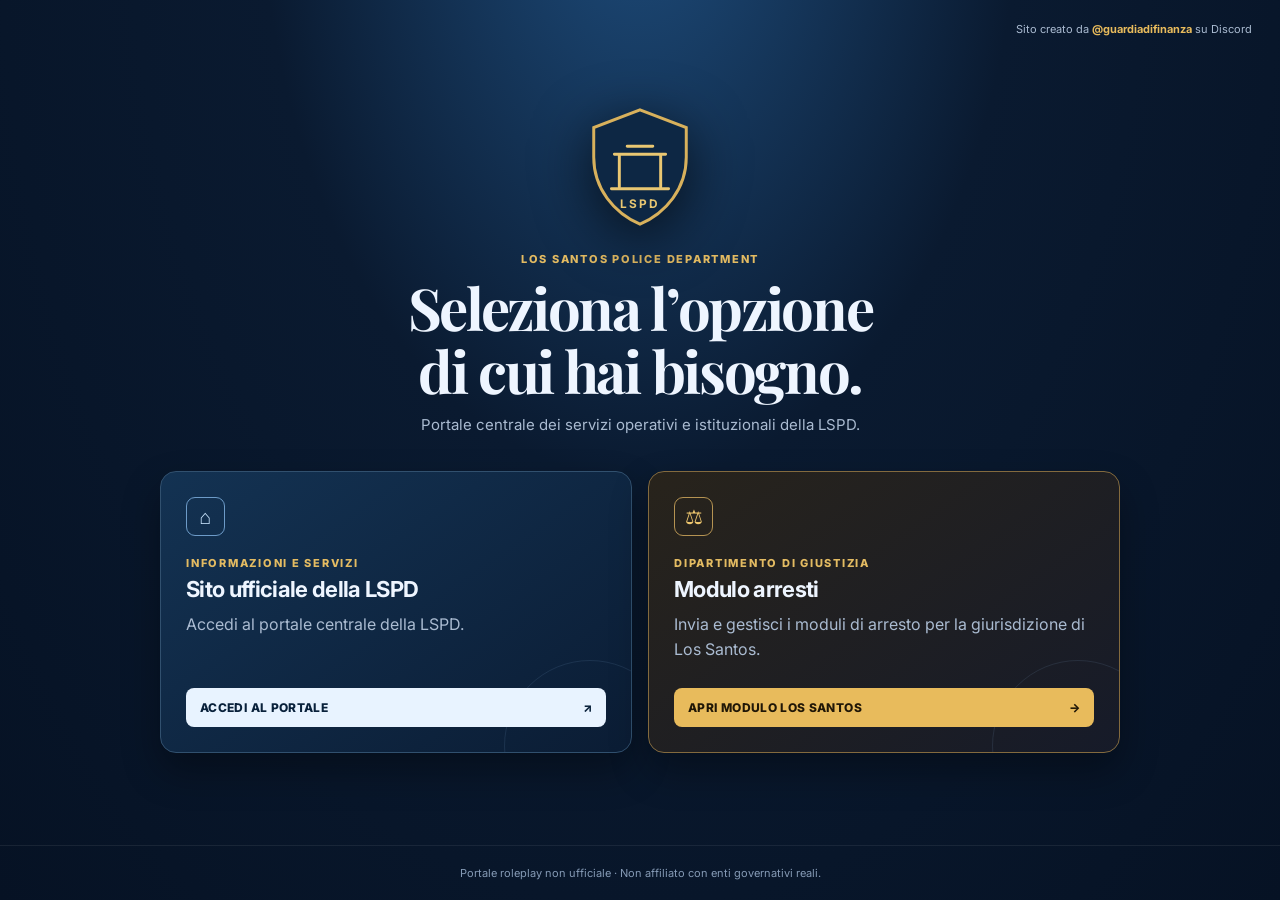
<file: index.html>
<!doctype html>
<html lang="it">
<head>
  <meta charset="UTF-8" />
  <meta name="viewport" content="width=device-width, initial-scale=1.0" />
  <meta name="description" content="Portale centrale della LSPD" />
  <title>Portale LSPD — Los Santos</title>
  <link rel="preconnect" href="https://fonts.googleapis.com" />
  <link rel="preconnect" href="https://fonts.gstatic.com" crossorigin />
  <link href="https://fonts.googleapis.com/css2?family=Inter:wght@400;500;600;700;800&family=Playfair+Display:wght@700&display=swap" rel="stylesheet" />
  <link rel="stylesheet" href="landing.css" />
  <link rel="stylesheet" href="enhancements.css" />
</head>
<body>
  <a class="creator-credit" href="https://discord.com" target="_blank" rel="noopener noreferrer" title="Contatta @guardiadifinanza su Discord">Sito creato da <strong>@guardiadifinanza</strong> su Discord</a>
  <main class="portal-shell">
    <!-- Sostituisci questo blocco SVG con un tag <img> per usare il logo definitivo del server. -->
    <div class="server-logo" aria-label="Logo del server">
      <svg viewBox="0 0 128 128" role="img" aria-hidden="true">
        <path class="crest" d="M64 6 111 24v30c0 32-20.8 56.7-47 68C37.8 110.7 17 86 17 54V24L64 6Z" />
        <path class="line" d="M38 51h52M43 51v33m42-33v33M35 86h58M51 43h26" />
        <text x="64" y="106" text-anchor="middle">LSPD</text>
      </svg>
    </div>

    <p class="eyebrow">Los Santos Police Department</p>
    <h1>Seleziona l’opzione<br>di cui hai bisogno.</h1>
    <p class="intro">Portale centrale dei servizi operativi e istituzionali della LSPD.</p>

    <section class="access-grid" aria-label="Servizi disponibili">
      <article class="access-card official-card">
        <div class="card-icon" aria-hidden="true">⌂</div>
        <p class="card-kicker">Informazioni e servizi</p>
        <h2>Sito ufficiale della LSPD</h2>
        <p>Accedi al portale centrale della LSPD.</p>
        <a class="button light" href="https://venusroleplay.github.io/lspd/" target="_blank" rel="noopener noreferrer">Accedi al portale <span aria-hidden="true">↗</span></a>
      </article>

      <article class="access-card arrest-card">
        <div class="card-icon" aria-hidden="true">⚖</div>
        <p class="card-kicker">Dipartimento di giustizia</p>
        <h2>Modulo arresti</h2>
        <p>Invia e gestisci i moduli di arresto per la giurisdizione di Los Santos.</p>
        <a class="button gold" href="codice-penale.html">Apri modulo Los Santos <span aria-hidden="true">→</span></a>
      </article>
    </section>
  </main>
  <footer>Portale roleplay non ufficiale · Non affiliato con enti governativi reali.</footer>
</body>
</html>
</file>
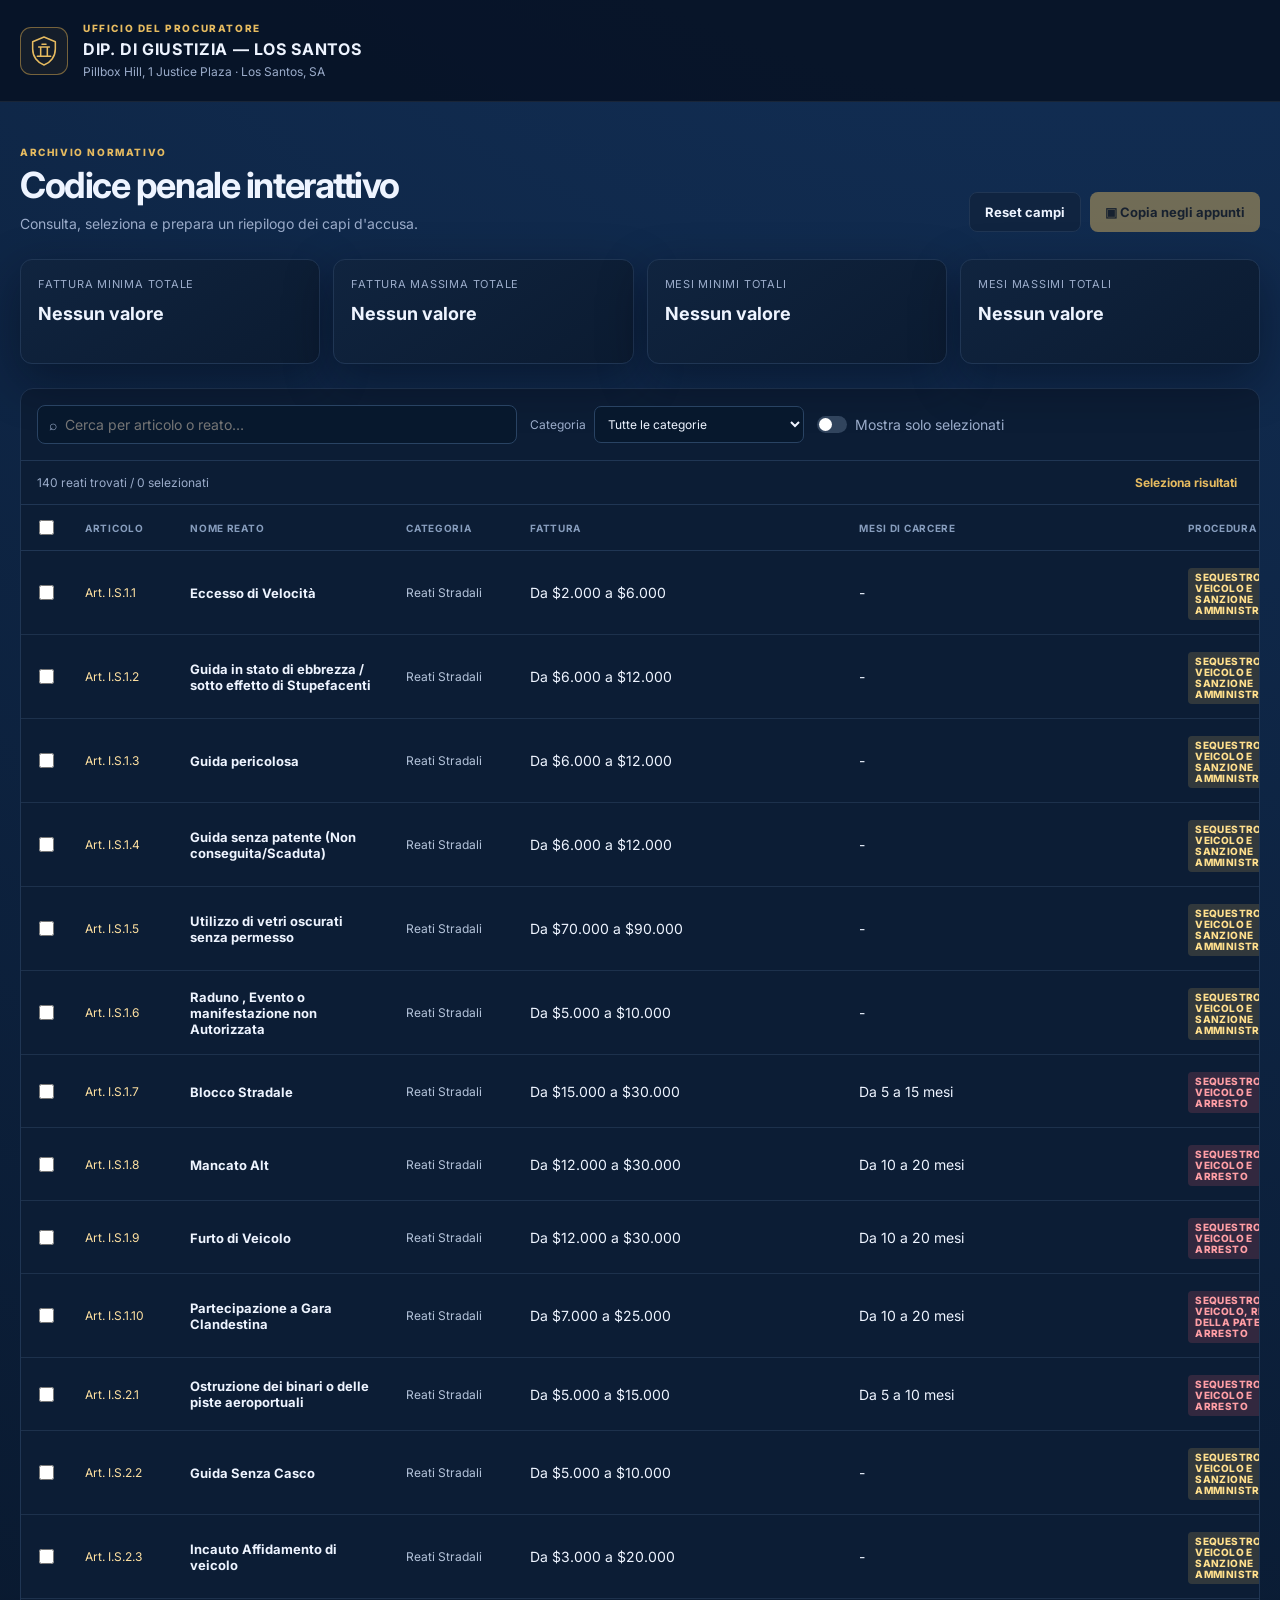
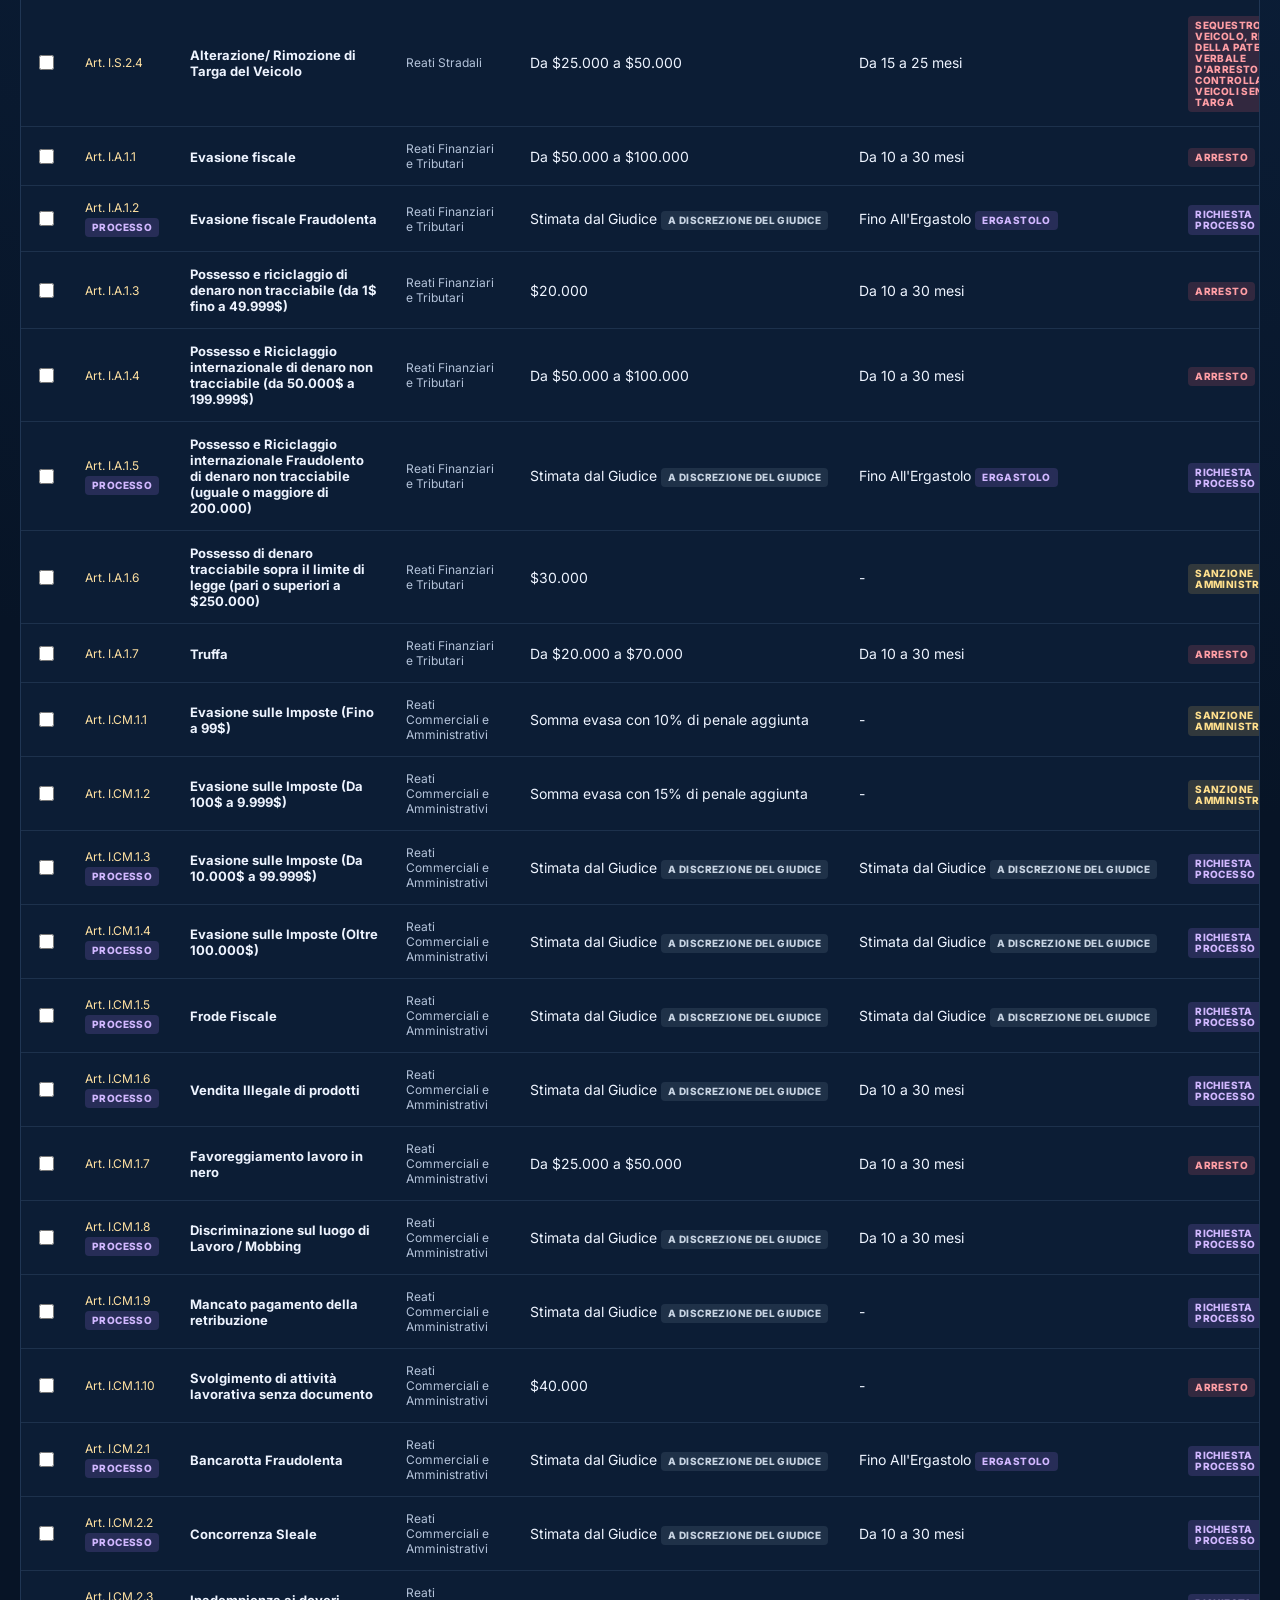
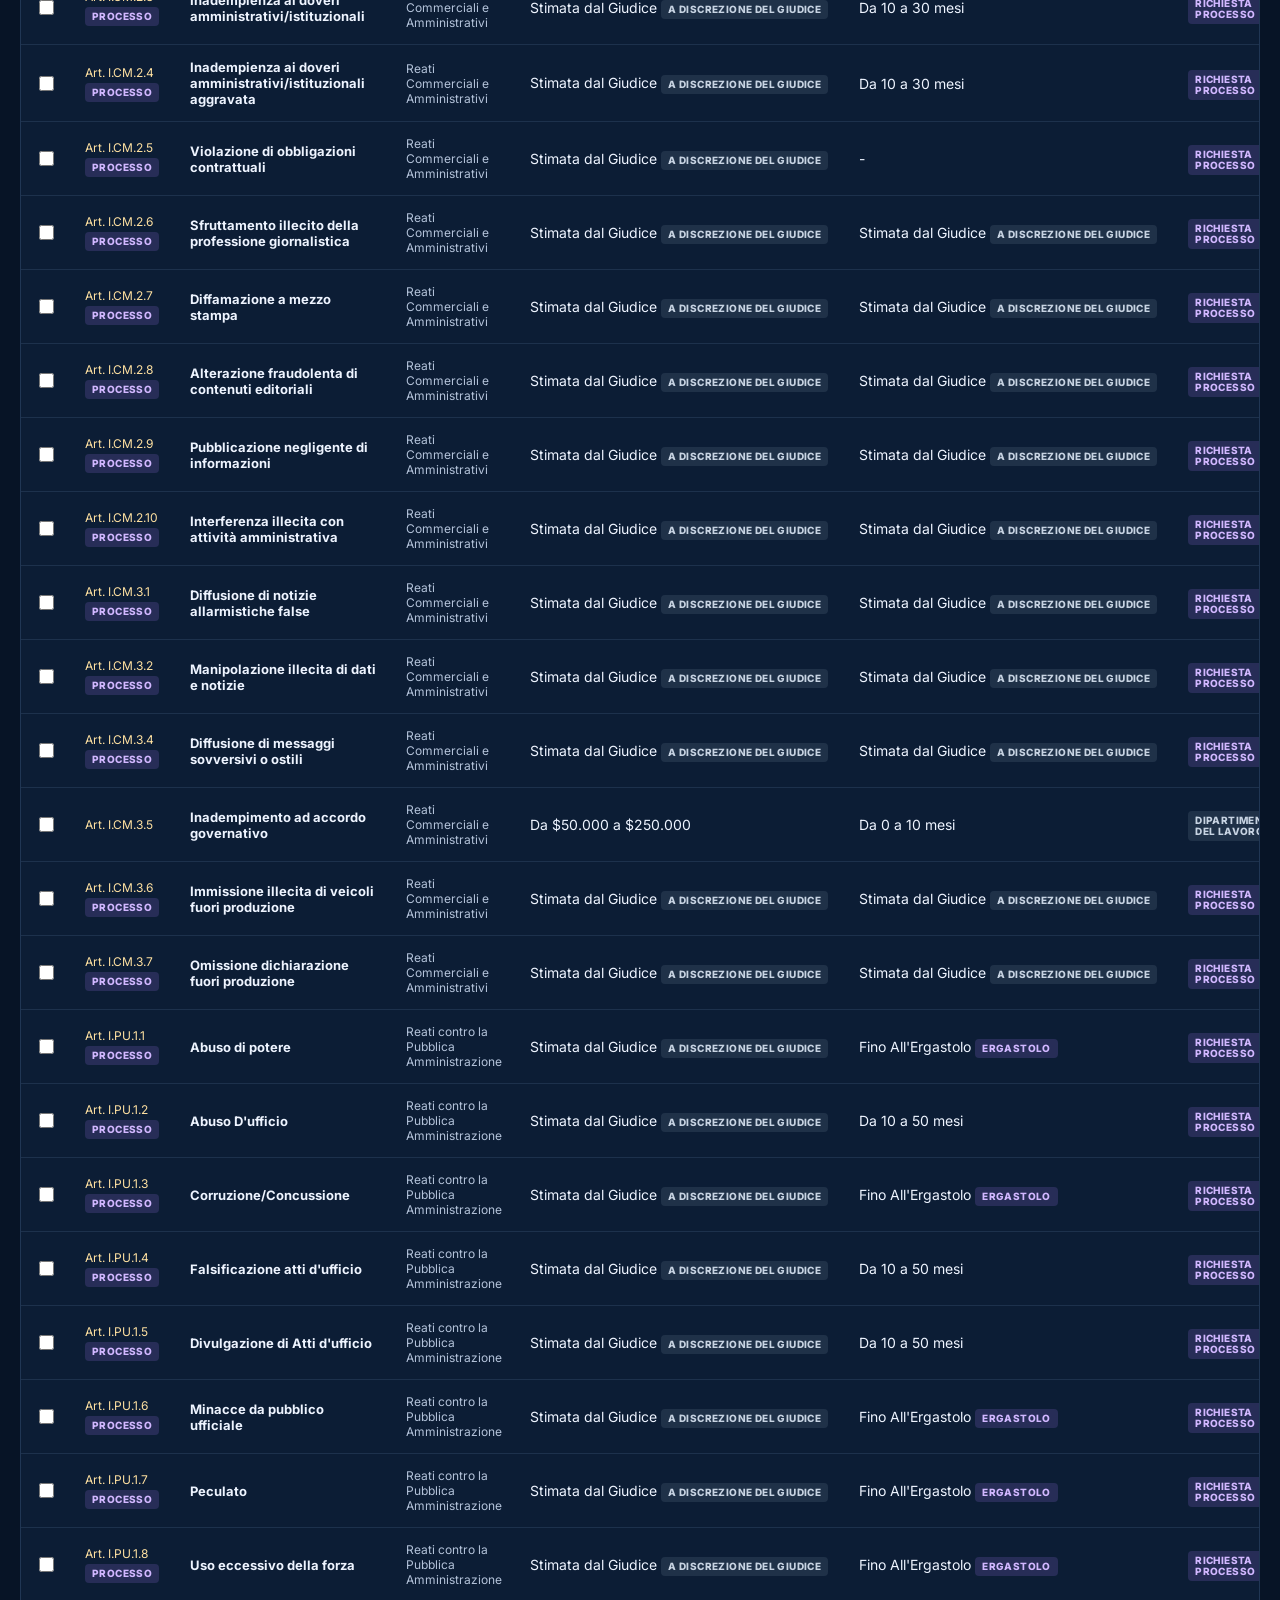
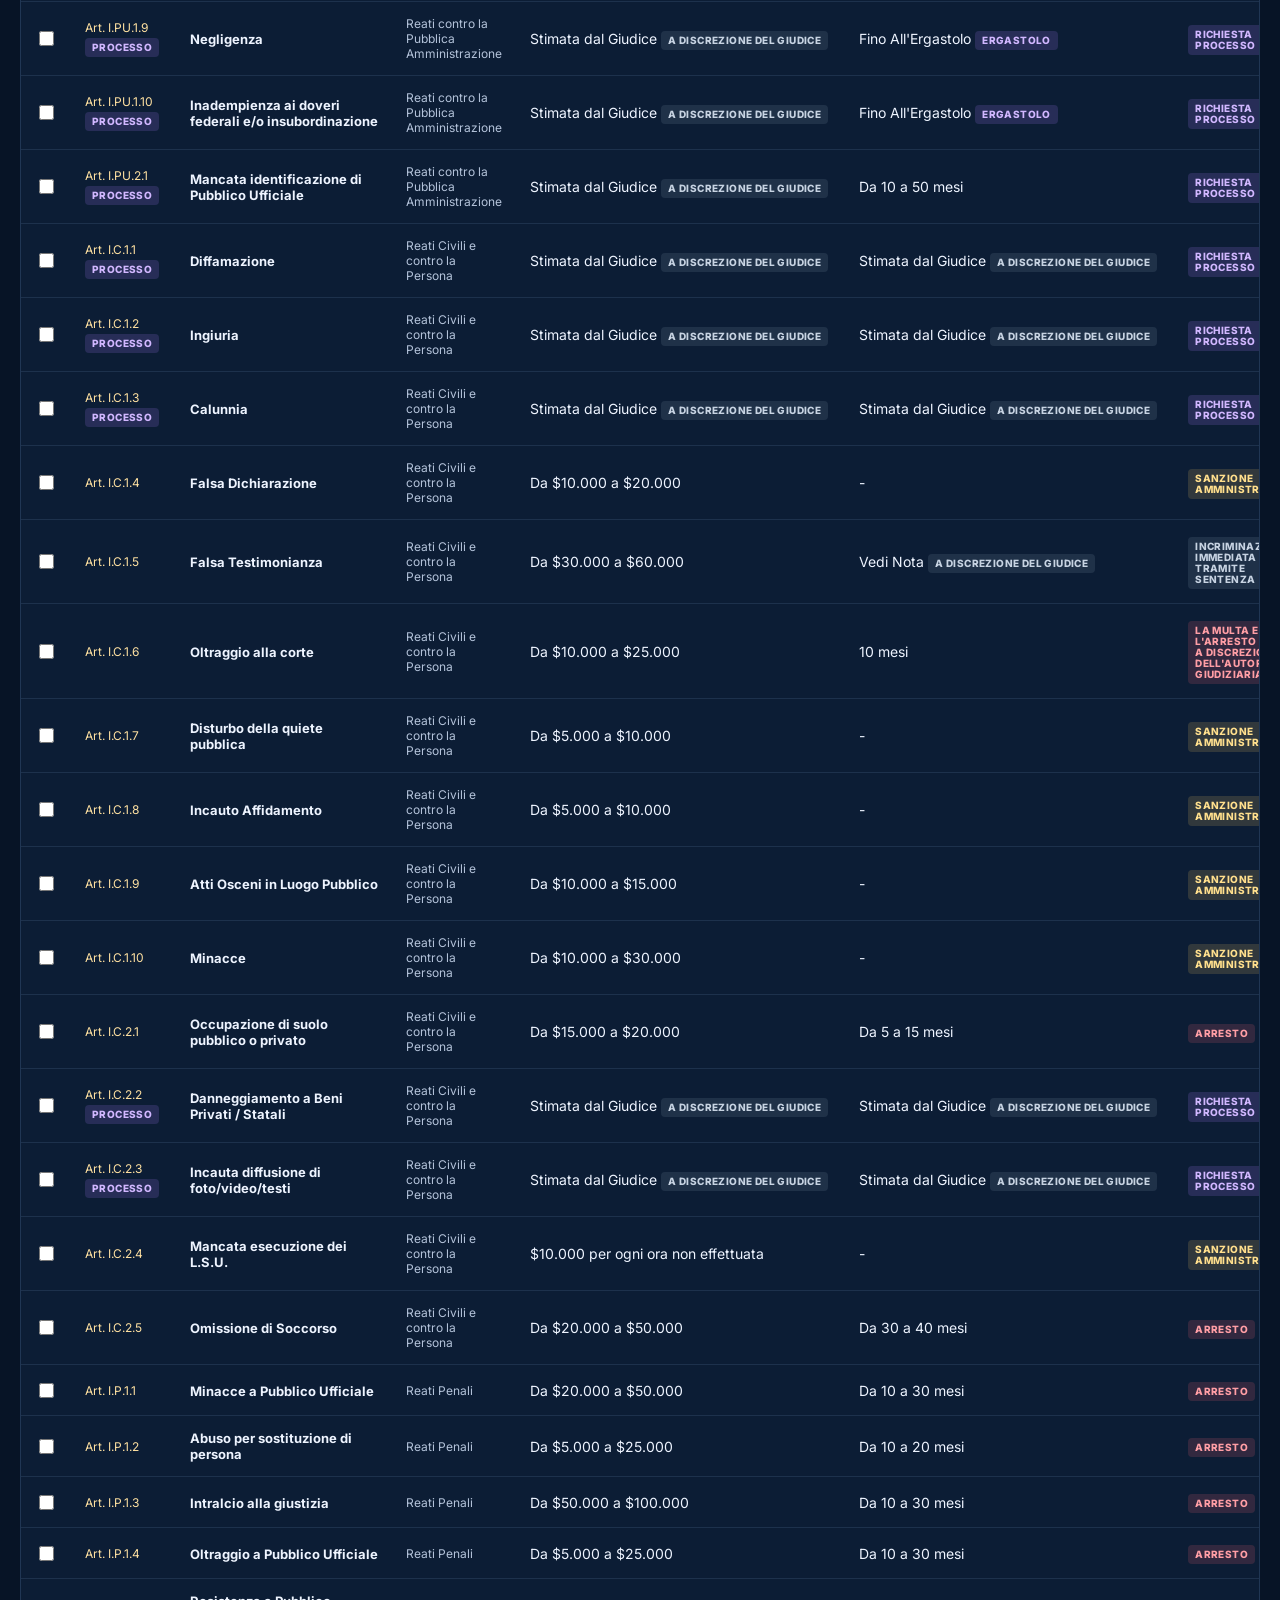
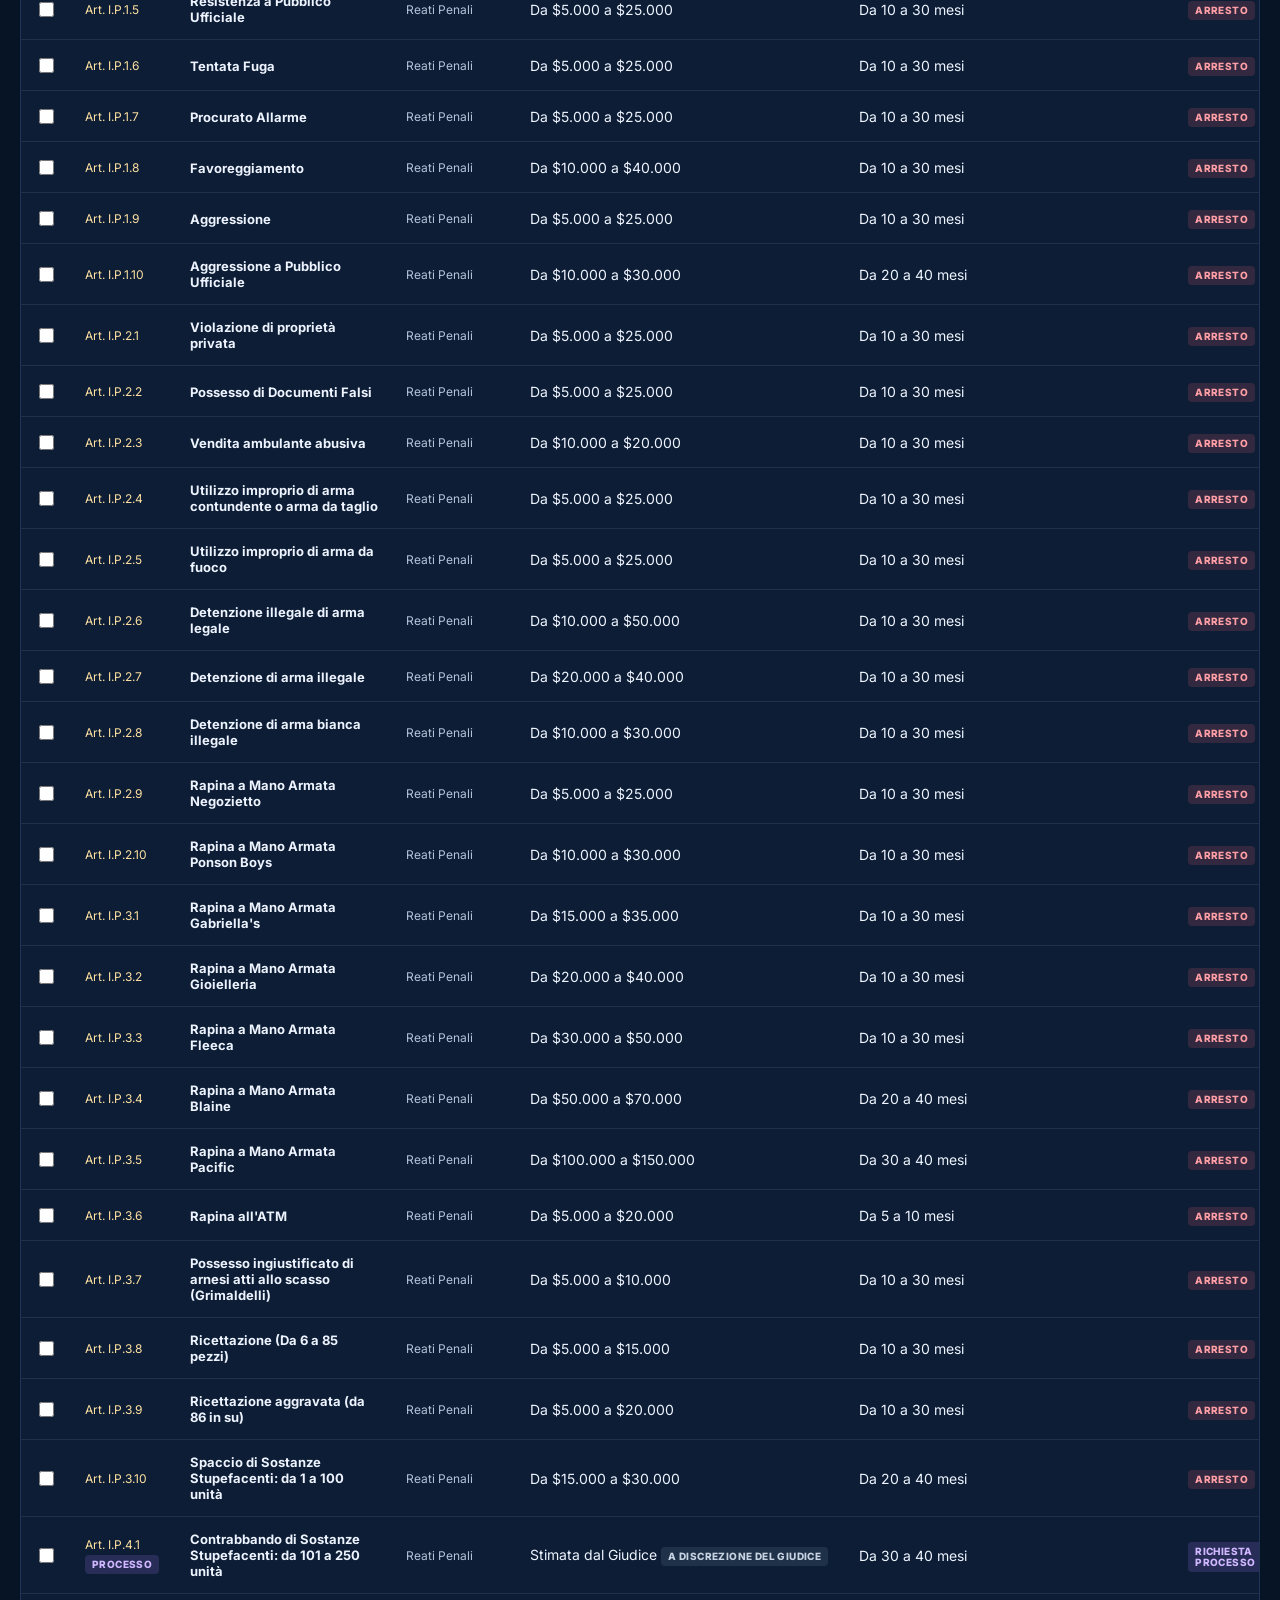
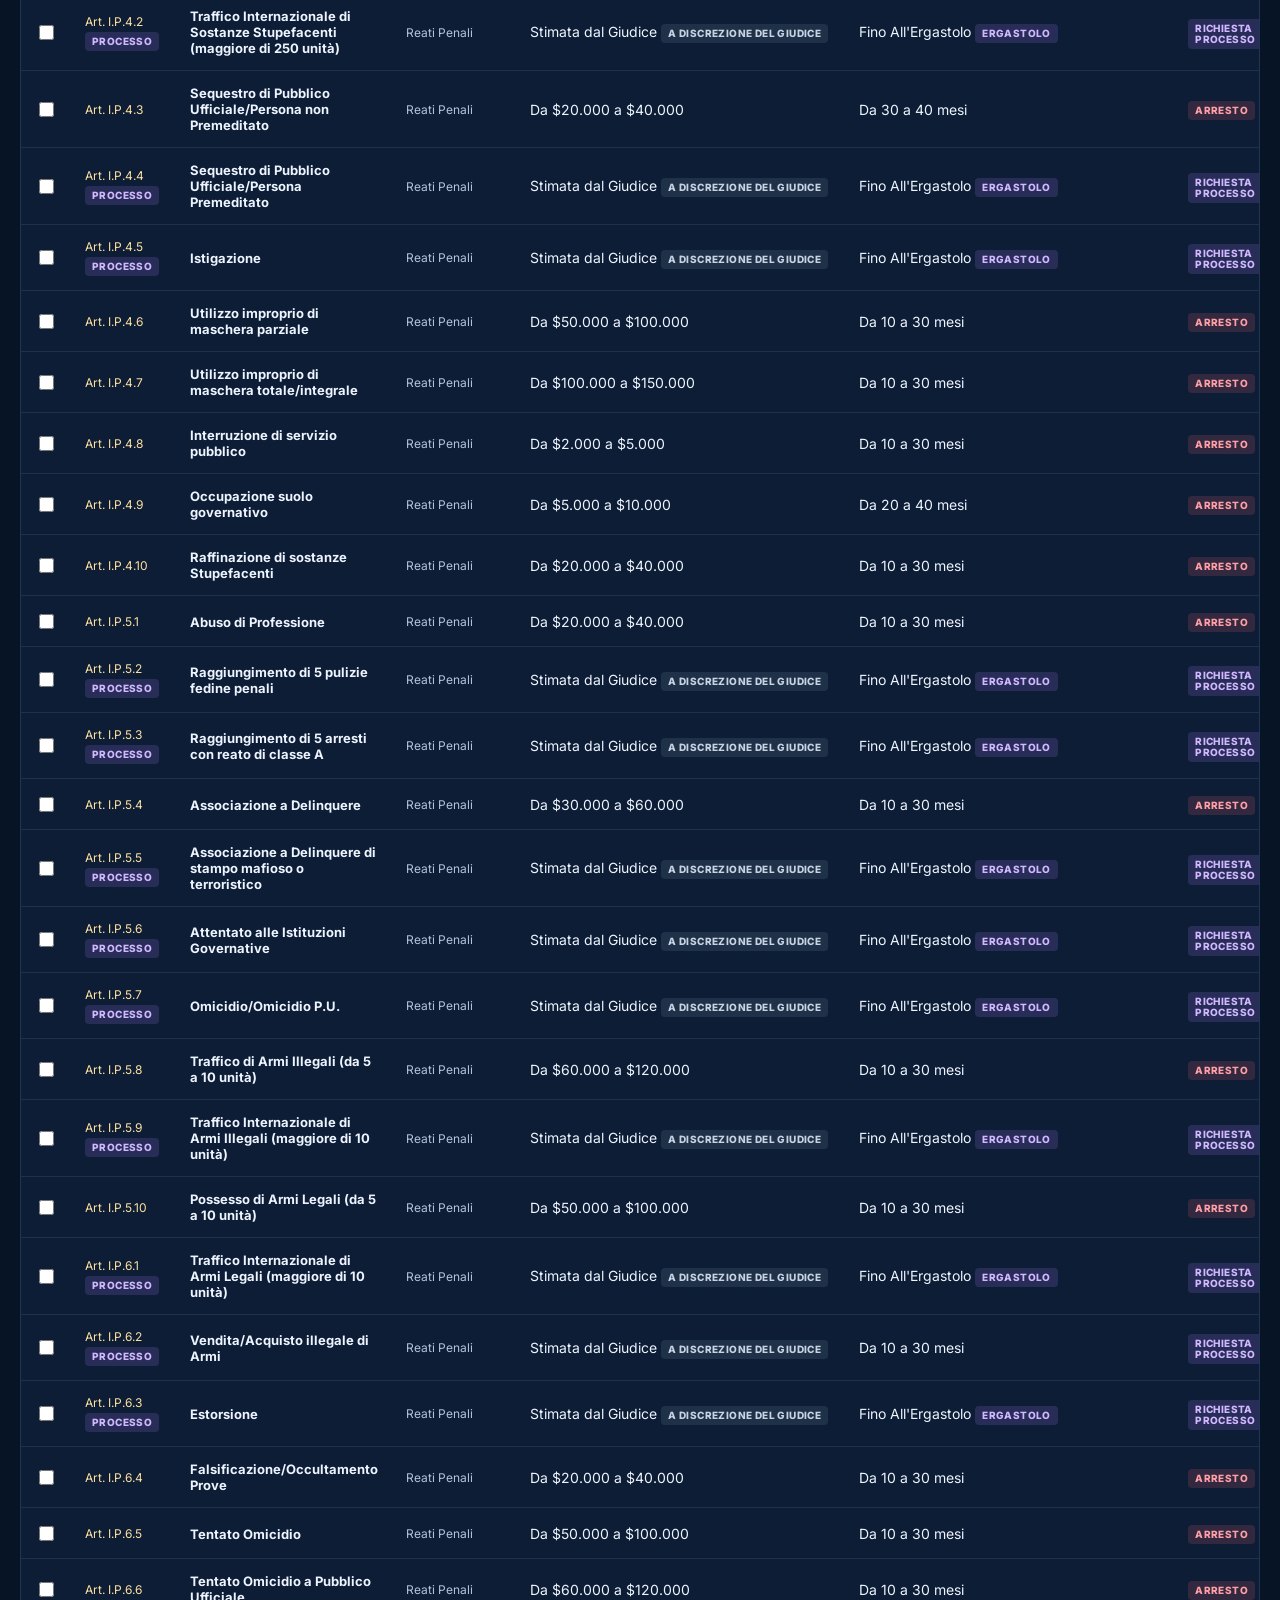
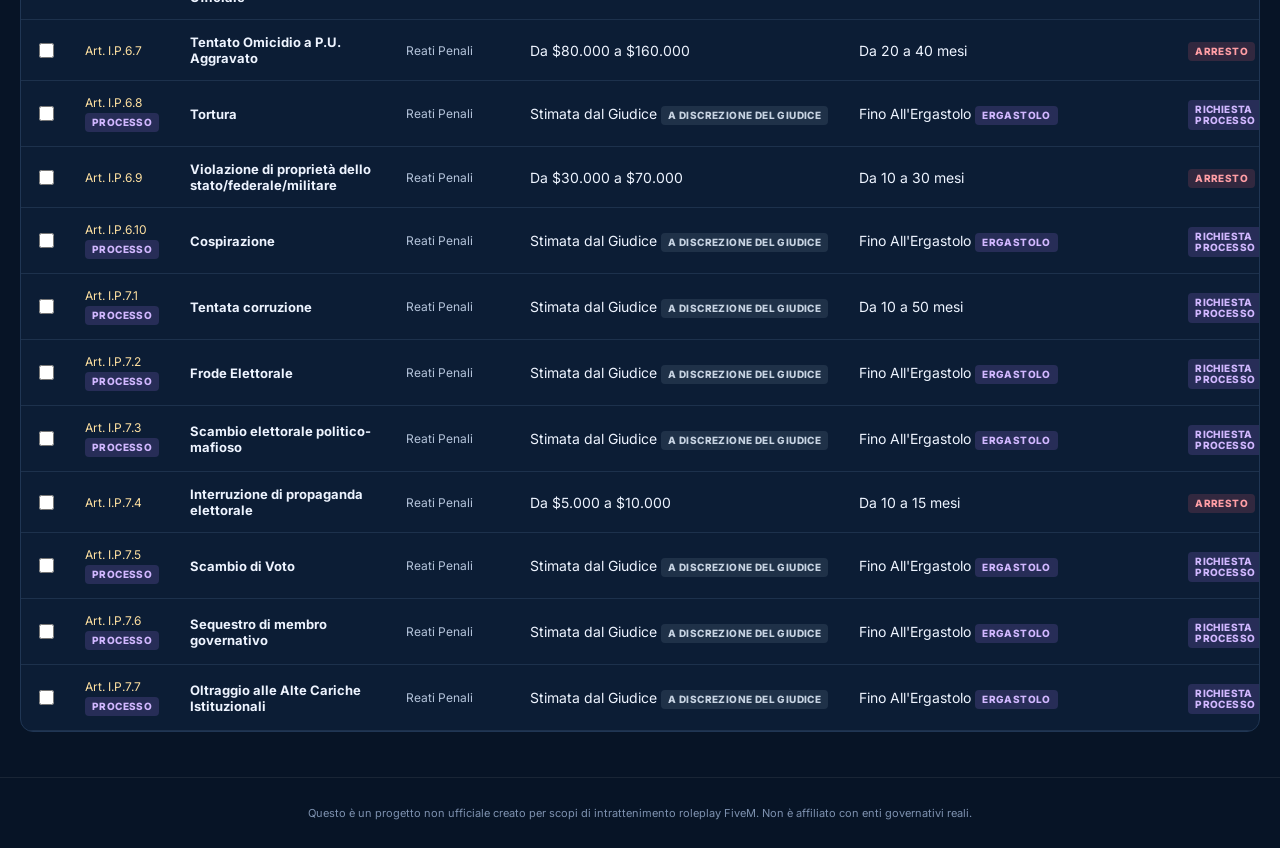
<file: codice-penale.html>
<!doctype html>
<html lang="it">
<head>
  <meta charset="UTF-8" />
  <meta name="viewport" content="width=device-width, initial-scale=1.0" />
  <meta name="description" content="Codice penale interattivo per roleplay FiveM" />
  <title>Codice Penale Interattivo</title>
  <link rel="preconnect" href="https://fonts.googleapis.com" />
  <link rel="preconnect" href="https://fonts.gstatic.com" crossorigin />
  <link href="https://fonts.googleapis.com/css2?family=Inter:wght@400;500;600;700;800&display=swap" rel="stylesheet" />
  <link rel="stylesheet" href="style.css" />
  <link rel="stylesheet" href="enhancements.css" />
</head>
<body>
  <header class="site-header">
    <div class="brand container">
      <a class="logo home-link" href="index.html" aria-label="Torna alla homepage">
        <svg viewBox="0 0 48 48" aria-hidden="true"><path d="M24 3 7 10v11c0 11.4 7.3 20.7 17 24 9.7-3.3 17-12.6 17-24V10L24 3Z"/><path d="M16 18h16M19 18v13m10-13v13M14 32h20M21 14h6"/></svg>
      </a>
      <div>
        <p class="eyebrow">Ufficio del procuratore</p>
        <h1 id="appTitle">DIP. DI GIUSTIZIA — LOS SANTOS</h1>
        <p class="address">Pillbox Hill, 1 Justice Plaza · Los Santos, SA</p>
      </div>
    </div>
  </header>

  <main class="container">
    <section class="hero" aria-labelledby="pageTitle">
      <div>
        <p class="eyebrow">Archivio normativo</p>
        <h2 id="pageTitle">Codice penale interattivo</h2>
        <p>Consulta, seleziona e prepara un riepilogo dei capi d'accusa.</p>
      </div>
      <div class="hero-actions">
        <button class="button secondary" id="resetButton" type="button">Reset campi</button>
        <button class="button primary" id="copyButton" type="button" disabled>
          <span aria-hidden="true">▣</span> Copia negli appunti
        </button>
      </div>
    </section>

    <section class="summary-grid" aria-label="Riepilogo sanzioni selezionate">
      <article class="summary-card"><span>Fattura minima totale</span><strong id="fineMin">Nessun valore</strong><small id="fineMinNote"></small></article>
      <article class="summary-card"><span>Fattura massima totale</span><strong id="fineMax">Nessun valore</strong><small id="fineMaxNote"></small></article>
      <article class="summary-card"><span>Mesi minimi totali</span><strong id="monthsMin">Nessun valore</strong><small id="monthsMinNote"></small></article>
      <article class="summary-card"><span>Mesi massimi totali</span><strong id="monthsMax">Nessun valore</strong><small id="monthsMaxNote"></small></article>
    </section>

    <section class="database-panel" aria-label="Elenco reati">
      <div class="toolbar">
        <label class="search-box"><span aria-hidden="true">⌕</span><input id="searchInput" type="search" placeholder="Cerca per articolo o reato…" autocomplete="off" /></label>
        <label class="category-select"><span>Categoria</span><select id="categoryFilter"><option value="">Tutte le categorie</option></select></label>
        <label class="toggle"><input id="selectedOnly" type="checkbox" /><span></span> Mostra solo selezionati</label>
      </div>
      <div class="table-meta"><span id="countText">Caricamento reati…</span><button class="text-button" id="selectVisible" type="button">Seleziona risultati</button></div>
      <div id="loadingState" class="status">Caricamento archivio…</div>
      <div class="table-wrap" id="tableWrap" hidden>
        <table>
          <thead><tr><th><input id="selectAll" type="checkbox" aria-label="Seleziona tutti i risultati" /></th><th>Articolo</th><th>Nome reato</th><th>Categoria</th><th>Fattura</th><th>Mesi di carcere</th><th>Procedura</th></tr></thead>
          <tbody id="crimeTableBody"></tbody>
        </table>
      </div>
      <p id="emptyState" class="status" hidden>Nessun reato corrisponde ai filtri scelti.</p>
    </section>
  </main>

  <footer>Questo è un progetto non ufficiale creato per scopi di intrattenimento roleplay FiveM. Non è affiliato con enti governativi reali.</footer>

  <dialog id="detailModal" aria-labelledby="modalTitle"><div class="modal-header"><div><p class="eyebrow" id="modalArticle"></p><h2 id="modalTitle"></h2></div><button class="close-button" id="closeModal" aria-label="Chiudi dettagli">×</button></div><div id="modalContent" class="detail-grid"></div><div class="modal-actions"><button class="button secondary" id="modalSelectButton" type="button">Seleziona reato</button></div></dialog>
  <div id="toast" class="toast" role="status" aria-live="polite"></div>
  <script src="script.js"></script>
</body>
</html>
</file>
<file: landing.css>
:root{--navy:#071426;--blue:#102a4a;--line:#31506e;--ink:#eef5ff;--muted:#aabbd1;--gold:#e8bb5c;--gold-dark:#201707}*{box-sizing:border-box}body{min-height:100vh;margin:0;display:grid;grid-template-rows:1fr auto;background:radial-gradient(ellipse at 50% -15%,#1e4d7d 0%,#0a1a30 42%,#061224 100%);color:var(--ink);font-family:Inter,Arial,sans-serif}.portal-shell{width:min(100% - 40px,960px);margin:auto;padding:50px 0 38px;text-align:center}.server-logo{width:126px;height:126px;margin:0 auto 22px;filter:drop-shadow(0 12px 28px #000a)}.server-logo svg{width:100%;height:100%}.crest{fill:#0d2744;stroke:#d8b15c;stroke-width:3}.line{fill:none;stroke:#e9c772;stroke-width:3;stroke-linecap:round}.server-logo text{fill:#e9c772;font:700 12px Inter;letter-spacing:2px}.eyebrow,.card-kicker{margin:0;color:#e3bb62;font-size:11px;font-weight:800;letter-spacing:.16em;text-transform:uppercase}.portal-shell h1{margin:10px 0 12px;font-family:"Playfair Display",Georgia,serif;font-size:clamp(36px,6vw,58px);line-height:1.08;letter-spacing:-.04em}.intro{max-width:500px;margin:0 auto 34px;color:var(--muted);font-size:15px;line-height:1.6}.access-grid{display:grid;grid-template-columns:1fr 1fr;gap:16px;text-align:left}.access-card{position:relative;min-height:282px;display:flex;flex-direction:column;align-items:flex-start;padding:25px;border:1px solid var(--line);border-radius:16px;background:linear-gradient(145deg,#143455ee,#0b1d35ee);box-shadow:0 18px 38px #0005;overflow:hidden}.access-card:before{content:"";position:absolute;inset:auto -45px -80px auto;width:170px;height:170px;border:1px solid #98c8f51c;border-radius:50%}.arrest-card{border-color:#836a3e;background:linear-gradient(145deg,#2a241aee,#171b29ee)}.card-icon{display:grid;place-items:center;width:39px;height:39px;margin-bottom:20px;border:1px solid #6d9bc8;border-radius:9px;color:#cbe6ff;font-size:20px}.arrest-card .card-icon{border-color:#b59352;color:#f0c86f}.access-card h2{margin:6px 0 10px;font-size:22px;letter-spacing:-.03em}.access-card p:not(.card-kicker){margin:0;color:var(--muted);line-height:1.55}.button{position:relative;z-index:1;display:flex;justify-content:space-between;align-items:center;gap:22px;width:100%;margin-top:auto;padding:12px 14px;border-radius:8px;text-decoration:none;font-size:12px;font-weight:800;letter-spacing:.03em;text-transform:uppercase;transition:transform .2s,filter .2s}.button:hover{filter:brightness(1.08);transform:translateY(-2px)}.light{background:#e8f3ff;color:#09213b}.gold{background:var(--gold);color:var(--gold-dark)}footer{padding:20px;border-top:1px solid #ffffff12;color:#859ab5;text-align:center;font-size:11px}@media(max-width:650px){.portal-shell{width:min(100% - 28px,960px);padding-top:34px}.server-logo{width:103px;height:103px}.portal-shell h1{font-size:38px}.access-grid{grid-template-columns:1fr}.access-card{min-height:245px}}
</file>
<file: enhancements.css>
/* Rifiniture condivise delle pagine del portale. */
.creator-credit{position:absolute;top:22px;right:28px;color:#aabbd1;text-decoration:none;font:11px Inter,Arial,sans-serif;transition:color .2s}.creator-credit:hover{color:#f0ca75}.creator-credit strong{color:#e8bb5c}.home-link{transition:transform .2s,background .2s}.home-link:hover{background:#c99f4d29;transform:translateY(-2px)}@media(max-width:650px){.creator-credit{position:static;display:block;padding:17px 14px 0;text-align:center}}
</file>
<file: style.css>
:root{--ink:#eef4ff;--muted:#9bacca;--navy:#071426;--panel:#0c1d35;--line:#203654;--gold:#e6bb60;--gold-light:#ffe1a1;--blue:#4fa4ff;--red:#ff6673;--yellow:#f6c85f;--purple:#b38cff;--shadow:0 16px 48px #01071370}*{box-sizing:border-box}body{margin:0;background:radial-gradient(circle at 90% -10%,#163866 0,transparent 30%),var(--navy);color:var(--ink);font-family:Inter,Arial,sans-serif;font-size:14px}.container{width:min(1320px,calc(100% - 40px));margin:auto}.site-header{border-bottom:1px solid #ffffff12;background:#061123d9}.brand{display:flex;align-items:center;gap:15px;padding:22px 0}.logo{display:grid;place-items:center;width:48px;height:48px;color:var(--gold);border:1px solid #c99f4d8a;border-radius:11px;background:#c99f4d12}.logo svg{width:32px;fill:none;stroke:currentColor;stroke-width:2.3;stroke-linecap:round;stroke-linejoin:round}.eyebrow{margin:0 0 5px;color:var(--gold);font-size:10px;font-weight:800;letter-spacing:.16em;text-transform:uppercase}h1{margin:0;font-size:16px;letter-spacing:.04em}.address{margin:5px 0 0;color:var(--muted);font-size:12px}.hero{display:flex;align-items:end;justify-content:space-between;gap:25px;padding:44px 0 27px}.hero h2{margin:0 0 8px;font-size:clamp(25px,4vw,36px);letter-spacing:-.04em}.hero p:not(.eyebrow){margin:0;color:var(--muted)}.hero-actions{display:flex;gap:9px;flex-shrink:0}.button{border:0;border-radius:8px;padding:11px 15px;cursor:pointer;font:700 13px Inter;color:var(--ink);transition:.2s transform,.2s background}.button:hover{transform:translateY(-1px)}.button:disabled{cursor:not-allowed;opacity:.45;transform:none}.primary{background:var(--gold);color:#20170a}.secondary{border:1px solid var(--line);background:#102440}.summary-grid{display:grid;grid-template-columns:repeat(4,1fr);gap:13px;margin-bottom:24px}.summary-card{min-height:105px;padding:17px;border:1px solid var(--line);border-radius:12px;background:linear-gradient(145deg,#10243f,#0b1b31);box-shadow:var(--shadow)}.summary-card span{display:block;color:var(--muted);font-size:11px;text-transform:uppercase;letter-spacing:.07em}.summary-card strong{display:block;margin-top:12px;font-size:18px}.summary-card small{display:block;min-height:15px;margin-top:5px;color:var(--gold-light);font-size:11px}.database-panel{margin-bottom:45px;border:1px solid var(--line);border-radius:13px;background:var(--panel);overflow:hidden}.toolbar{display:flex;align-items:center;gap:13px;padding:16px;border-bottom:1px solid var(--line)}.search-box{display:flex;align-items:center;gap:8px;flex:1;max-width:480px;padding:0 11px;border:1px solid #294363;border-radius:8px;background:#07182d;color:var(--muted)}input,select{font:inherit;color:var(--ink)}.search-box input{width:100%;padding:10px 0;border:0;outline:0;background:transparent}.category-select{display:flex;align-items:center;gap:8px;color:var(--muted);font-size:12px}.category-select select{max-width:210px;padding:9px;border:1px solid #294363;border-radius:7px;background:#07182d}.toggle{display:flex;align-items:center;gap:8px;white-space:nowrap;color:var(--muted);cursor:pointer}.toggle input{position:absolute;opacity:0}.toggle span{width:30px;height:17px;border-radius:20px;background:#31445d;transition:.2s}.toggle span:after{content:"";display:block;width:13px;height:13px;margin:2px;border-radius:50%;background:white;transition:.2s}.toggle input:checked+span{background:var(--gold)}.toggle input:checked+span:after{transform:translateX(13px)}.table-meta{display:flex;justify-content:space-between;align-items:center;padding:13px 16px;color:var(--muted);font-size:12px}.text-button{border:0;background:transparent;color:var(--gold);font:700 12px Inter;cursor:pointer}.table-wrap{overflow-x:auto}table{width:100%;border-collapse:collapse;min-width:930px}th{padding:12px 14px;border-top:1px solid var(--line);border-bottom:1px solid var(--line);color:#879dbd;text-align:left;font-size:10px;letter-spacing:.07em;text-transform:uppercase}td{padding:14px;border-bottom:1px solid #1d314c;vertical-align:middle}tbody tr{transition:.15s background}tbody tr:hover{background:#17315262}tbody tr.is-selected{background:#c99f4d0f}input[type=checkbox]{accent-color:var(--gold);width:15px;height:15px;cursor:pointer}.crime-name{padding:0;border:0;background:none;color:var(--ink);font:700 13px Inter;text-align:left;cursor:pointer}.crime-name:hover{color:var(--gold)}.article{color:var(--gold-light);font-size:12px;white-space:nowrap}.category{color:#b4c3da;font-size:12px}.value{white-space:nowrap}.badge{display:inline-block;margin:3px 3px 0 0;padding:4px 7px;border-radius:4px;font-size:10px;font-weight:800;line-height:1.1;text-transform:uppercase;letter-spacing:.04em}.badge.process{background:#ad7bff2b;color:#d1b7ff}.badge.arrest{background:#ff657128;color:#ff9ea5}.badge.sanction{background:#f6c85f28;color:#ffdf8d}.badge.discretion{background:#8fa2bb25;color:#c7d3e2}.status{margin:0;padding:35px 16px;color:var(--muted);text-align:center}footer{padding:28px 20px;border-top:1px solid #ffffff12;color:#7d91af;text-align:center;font-size:11px}dialog{width:min(620px,calc(100% - 28px));padding:0;border:1px solid #385272;border-radius:14px;background:#0b1c34;color:var(--ink);box-shadow:var(--shadow);opacity:0;transform:translateY(14px);transition:.2s opacity,.2s transform}dialog[open]{opacity:1;transform:none}dialog::backdrop{background:#020814b8;backdrop-filter:blur(3px)}.modal-header{display:flex;justify-content:space-between;gap:15px;padding:24px;border-bottom:1px solid var(--line)}.modal-header h2{margin:0;font-size:22px}.close-button{width:32px;height:32px;border:1px solid var(--line);border-radius:7px;background:#112642;color:var(--ink);font-size:23px;line-height:1;cursor:pointer}.detail-grid{display:grid;grid-template-columns:1fr 1fr;gap:1px;background:var(--line)}.detail-item{min-height:83px;padding:17px;background:#0b1c34}.detail-item.full{grid-column:1/-1}.detail-item span{display:block;margin-bottom:7px;color:var(--muted);font-size:10px;font-weight:700;letter-spacing:.08em;text-transform:uppercase}.detail-item strong{font-size:14px}.modal-actions{padding:18px 24px;text-align:right}.toast{position:fixed;right:20px;bottom:20px;z-index:2;max-width:320px;padding:13px 17px;border:1px solid #6fba8c;border-radius:9px;background:#123d2b;color:#d8ffe6;box-shadow:var(--shadow);opacity:0;transform:translateY(10px);pointer-events:none;transition:.25s}.toast.show{opacity:1;transform:none}@media(max-width:840px){.summary-grid{grid-template-columns:repeat(2,1fr)}.toolbar{flex-wrap:wrap}.search-box{flex-basis:100%;max-width:none}.category-select{flex:1;justify-content:space-between}.hero{align-items:start;flex-direction:column}.hero-actions{width:100%}.hero-actions .button{flex:1}}@media(max-width:600px){.container{width:min(100% - 24px,1320px)}.brand{padding:16px 0}.address{display:none}.summary-grid{gap:8px}.summary-card{min-height:90px;padding:13px}.summary-card strong{font-size:15px}.table-wrap{overflow:visible}table,tbody,tr,td{display:block;min-width:0}thead{display:none}tbody{padding:8px}tbody tr{position:relative;margin-bottom:8px;padding:13px;border:1px solid #203a59;border-radius:9px}td{display:grid;grid-template-columns:110px 1fr;gap:10px;padding:6px 0;border:0;font-size:12px}td:before{content:attr(data-label);color:var(--muted);font-size:10px;font-weight:800;text-transform:uppercase}td:first-child{position:absolute;top:13px;right:13px;display:block;padding:0}td:first-child:before{display:none}.crime-name{font-size:13px}.detail-grid{grid-template-columns:1fr}.detail-item.full{grid-column:auto}.modal-header{padding:19px}.modal-actions{padding:15px 19px}}
</file>
